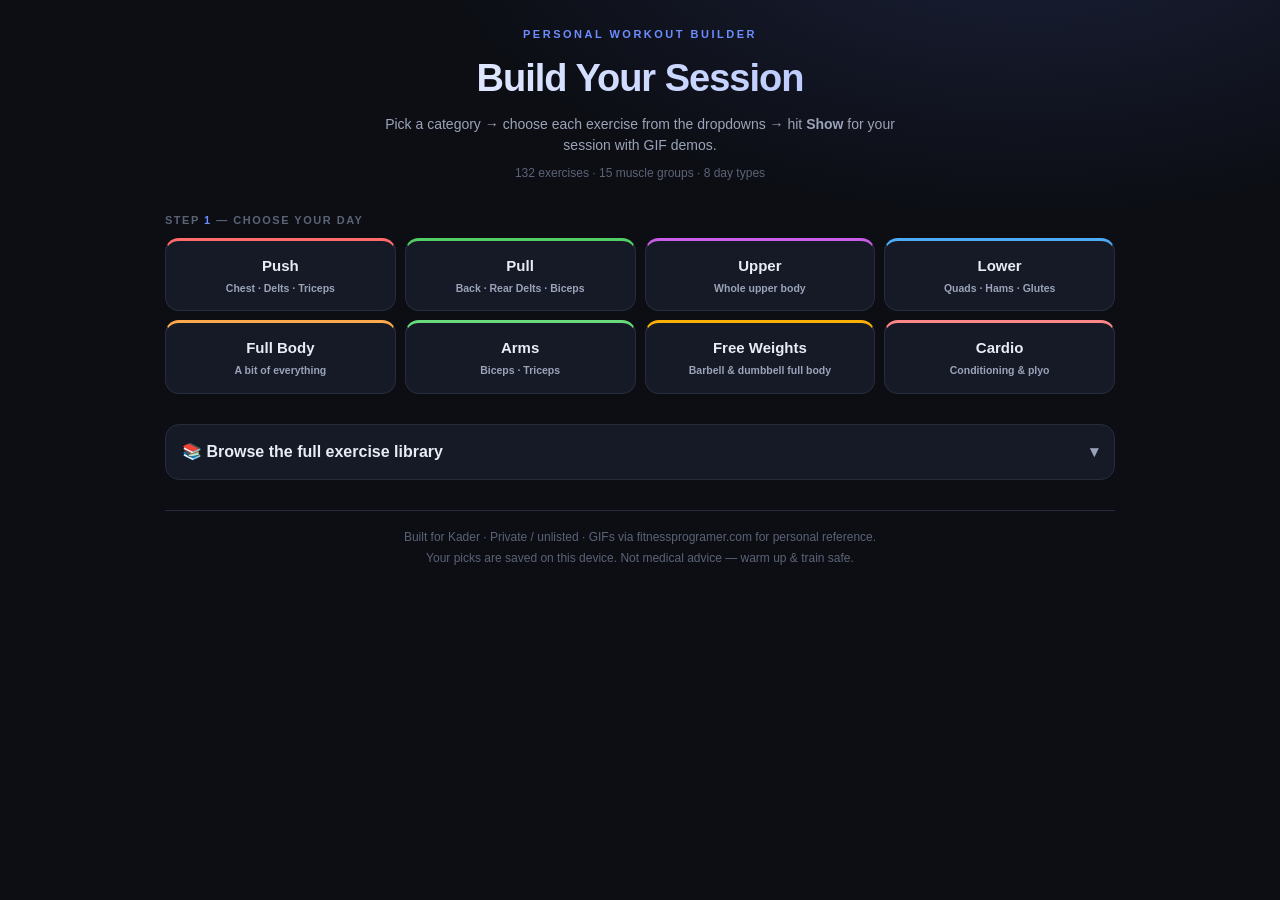
<file: strength-x9f3a7c2e/index.html>
<!DOCTYPE html>
<html lang="en">
<head>
<meta charset="UTF-8">
<meta name="viewport" content="width=device-width, initial-scale=1.0, viewport-fit=cover">
<meta name="theme-color" content="#0c0e14">
<meta name="robots" content="noindex, nofollow">
<meta name="apple-mobile-web-app-capable" content="yes">
<title>Kader · Workout Builder</title>
<style>
  :root{
    --bg:#0c0e14;--bg2:#11141d;--card:#161a26;--card2:#1c2130;--line:#262c3d;
    --txt:#e8ecf4;--mut:#9aa3b8;--mut2:#5b6376;--accent:#6c8cff;--good:#37d399;--navh:62px;
  }
  *{box-sizing:border-box;margin:0;padding:0;-webkit-tap-highlight-color:transparent}
  html{scroll-behavior:smooth;scroll-padding-top:12px}
  body{font-family:-apple-system,BlinkMacSystemFont,"Segoe UI",Roboto,Helvetica,Arial,sans-serif;
    background:radial-gradient(1100px 560px at 80% -10%,#1a2038 0%,var(--bg) 55%) fixed;
    color:var(--txt);line-height:1.5;-webkit-font-smoothing:antialiased;
    padding-bottom:calc(var(--navh) + env(safe-area-inset-bottom) + 14px)}
  .wrap{max-width:980px;margin:0 auto;padding:0 15px}
  a{color:var(--accent);text-decoration:none}
  header{padding:26px 0 6px;text-align:center}
  .kicker{font-size:11px;letter-spacing:2.5px;text-transform:uppercase;color:var(--accent);font-weight:700}
  h1{font-size:clamp(24px,6vw,38px);font-weight:800;letter-spacing:-1px;margin:7px 0;
    background:linear-gradient(90deg,#fff,#9db4ff);-webkit-background-clip:text;background-clip:text;color:transparent}
  .sub{color:var(--mut);font-size:14px;max-width:540px;margin:0 auto}
  .count{font-size:12px;color:var(--mut2);margin-top:8px}
  .step{font-size:11px;letter-spacing:1.5px;text-transform:uppercase;color:var(--mut2);font-weight:800;margin:24px 0 10px}
  .step b{color:var(--accent)}
  .days{display:grid;grid-template-columns:repeat(4,1fr);gap:9px}
  @media(max-width:640px){.days{grid-template-columns:repeat(2,1fr)}}
  .dayb{background:var(--card);border:1px solid var(--line);border-radius:14px;padding:14px 8px;text-align:center;
    cursor:pointer;font-weight:800;font-size:15px;transition:.15s;border-top:3px solid var(--c)}
  .dayb .s{display:block;font-size:10.5px;color:var(--mut);font-weight:600;margin-top:3px}
  .dayb:active{transform:scale(.96)}
  .dayb.on{background:color-mix(in srgb,var(--c) 18%,var(--card));border-color:var(--c);box-shadow:0 8px 24px -12px var(--c)}
  #builder{display:none}
  .slot{background:var(--card);border:1px solid var(--line);border-radius:14px;padding:12px 13px;margin-bottom:9px;display:flex;align-items:center;gap:12px}
  .slot .num{flex-shrink:0;width:26px;height:26px;border-radius:8px;background:var(--card2);border:1px solid var(--line);display:grid;place-items:center;font-weight:800;font-size:12px;color:var(--accent)}
  .slot .body{flex:1;min-width:0}
  .slot .t{font-size:11px;letter-spacing:.5px;text-transform:uppercase;color:var(--mut);font-weight:700;margin-bottom:5px}
  .slot select{width:100%;background:var(--bg2);color:var(--txt);border:1px solid var(--line);border-radius:9px;
    padding:10px 30px 10px 11px;font-size:14px;font-weight:600;font-family:inherit;cursor:pointer;appearance:none;-webkit-appearance:none;
    background-image:url("data:image/svg+xml;utf8,<svg xmlns='http://www.w3.org/2000/svg' width='12' height='12' viewBox='0 0 12 12'><path d='M2 4l4 4 4-4' stroke='%239aa3b8' stroke-width='1.6' fill='none' stroke-linecap='round'/></svg>");
    background-repeat:no-repeat;background-position:right 11px center}
  .slot select:focus{outline:none;border-color:var(--accent)}
  .slot .eqdot{flex-shrink:0;width:10px;height:10px;border-radius:50%}
  .actions{display:flex;gap:9px;margin:16px 0 4px}
  .btn{flex:1;border:none;border-radius:12px;padding:14px;font-weight:800;font-size:15px;cursor:pointer;display:flex;align-items:center;justify-content:center;gap:7px;min-height:50px}
  .btn:active{transform:scale(.98)}
  .btn.save{background:var(--card);color:var(--txt);border:1px solid var(--line)}
  .btn.show{background:var(--accent);color:#0b1020}
  #session{display:none;margin-top:8px;scroll-margin-top:12px}
  .sescard{background:var(--bg2);border:1px solid var(--line);border-radius:16px;padding:14px 14px 6px}
  .seshead{display:flex;align-items:center;gap:10px;margin-bottom:6px}
  .seshead h2{font-size:20px;font-weight:800}
  .seshead .cnt{margin-left:auto;font-size:12px;color:var(--mut)}
  .ex{display:flex;gap:14px;padding:14px 0;border-top:1px solid var(--line)}
  .ex .gif{flex-shrink:0;width:120px;height:120px;border-radius:12px;border:1px solid var(--line);background:#fff;object-fit:cover}
  @media(max-width:520px){.ex .gif{width:96px;height:96px}}
  .ex .info{flex:1;min-width:0}
  .ex .slotname{font-size:11px;letter-spacing:.5px;text-transform:uppercase;color:var(--mut2);font-weight:700}
  .ex .nm{font-size:16px;font-weight:800;margin:2px 0 6px}
  .ex .row{display:flex;gap:6px;flex-wrap:wrap;margin-bottom:6px}
  .tag{font-size:11px;font-weight:700;padding:3px 9px;border-radius:7px;color:#0b1020}
  .tag.reps{background:var(--card2);color:var(--txt);border:1px solid var(--line)}
  .ex .tip{font-size:12.5px;color:var(--mut)}
  .printbtn{margin:10px 0 2px;width:100%;background:var(--card);border:1px solid var(--line);color:var(--txt);border-radius:11px;padding:12px;font-weight:700;cursor:pointer}
  details.lib{margin-top:30px;background:var(--card);border:1px solid var(--line);border-radius:14px}
  details.lib>summary{cursor:pointer;padding:15px 16px;font-weight:800;font-size:16px;list-style:none;display:flex;justify-content:space-between;align-items:center}
  details.lib>summary::-webkit-details-marker{display:none}
  details.lib>summary::after{content:"▾";color:var(--mut)}
  details.lib[open]>summary::after{content:"▴"}
  .filters{display:flex;gap:6px;flex-wrap:wrap;padding:0 14px 10px}
  .fchip{font-size:12px;font-weight:700;padding:6px 11px;border-radius:99px;border:1px solid var(--line);background:var(--bg2);color:var(--mut);cursor:pointer}
  .fchip.on{color:#0b1020}
  .libsec{padding:4px 14px 10px}
  .libsec h3{font-size:13px;color:var(--accent);margin:12px 0 8px;font-weight:800;display:flex;gap:8px;align-items:center}
  .libsec h3 span{font-size:11px;color:var(--mut2);font-weight:600}
  .libgrid{display:grid;grid-template-columns:repeat(auto-fill,minmax(108px,1fr));gap:8px}
  .libitem{background:var(--bg2);border:1px solid var(--line);border-radius:10px;padding:6px;text-align:center}
  .libitem img{width:100%;aspect-ratio:1;border-radius:7px;background:#fff;object-fit:cover}
  .libitem .ln{font-size:11px;font-weight:700;margin-top:5px;line-height:1.25}
  .libitem .le{font-size:9px;font-weight:800;color:#0b1020;padding:1px 6px;border-radius:5px;display:inline-block;margin-top:4px}
  footer{text-align:center;color:var(--mut2);font-size:12px;margin-top:30px;line-height:1.8;border-top:1px solid var(--line);padding-top:16px}
  .toast{position:fixed;left:50%;bottom:calc(var(--navh) + 16px);transform:translateX(-50%) translateY(20px);background:var(--good);color:#0b1020;font-weight:800;padding:11px 20px;border-radius:99px;font-size:14px;opacity:0;pointer-events:none;transition:.25s;z-index:80}
  .toast.show{opacity:1;transform:translateX(-50%) translateY(0)}
  .bottomnav{position:fixed;left:0;right:0;bottom:0;z-index:60;background:rgba(12,14,20,.93);backdrop-filter:blur(12px);border-top:1px solid var(--line);padding:9px 12px calc(9px + env(safe-area-inset-bottom));display:none;gap:9px}
  .bottomnav.on{display:flex}
  .bottomnav .btn{min-height:44px;padding:11px;font-size:14px;border-radius:11px}
  @media print{body{padding:0;background:#fff;color:#000}header,.step,#daysel,#builder,.bottomnav,.lib,.printbtn,.toast,footer{display:none!important}#session{display:block!important}.sescard{border:none}.ex{break-inside:avoid}.ex .gif{border:1px solid #ccc}.ex .nm,.seshead h2{color:#000}}
</style>
</head>
<body>
<div class="wrap">
  <header>
    <div class="kicker">Personal Workout Builder</div>
    <h1>Build Your Session</h1>
    <p class="sub">Pick a category → choose each exercise from the dropdowns → hit <b>Show</b> for your session with GIF demos.</p>
    <div class="count" id="count"></div>
  </header>

  <div id="daysel">
    <div class="step">Step <b>1</b> — choose your day</div>
    <div class="days" id="days"></div>
  </div>

  <div id="builder">
    <div class="step">Step <b>2</b> — pick your exercises</div>
    <div id="slots"></div>
    <div class="actions">
      <button class="btn save" onclick="saveDay()">💾 Save</button>
      <button class="btn show" onclick="showSession()">👁 Show session</button>
    </div>
  </div>

  <div id="session">
    <div class="step">Your session</div>
    <div class="sescard">
      <div class="seshead"><h2 id="sesTitle"></h2><span class="cnt" id="sesCnt"></span></div>
      <div id="sesEx"></div>
      <button class="printbtn" onclick="window.print()">🖨 Print / Save this session as PDF</button>
    </div>
  </div>

  <details class="lib" id="lib">
    <summary>📚 Browse the full exercise library</summary>
    <div class="filters" id="filters"></div>
    <div id="libbody"></div>
  </details>

  <footer>
    Built for Kader · Private / unlisted · GIFs via fitnessprogramer.com for personal reference.<br>
    Your picks are saved on this device. Not medical advice — warm up &amp; train safe.
  </footer>
</div>

<nav class="bottomnav" id="bnav">
  <button class="btn save" onclick="saveDay()">💾 Save</button>
  <button class="btn show" onclick="showSession()">👁 Show session</button>
</nav>
<div class="toast" id="toast"></div>

<script>
const G="gifs/";
const EQ={dumbbell:{l:"DB",c:"#4dabf7"},kettlebell:{l:"KB",c:"#ffd43b"},rope:{l:"Rope",c:"#ffa94d"},
  cable:{l:"Cable",c:"#cc5de8"},machine:{l:"Machine",c:"#51cf66"},barbell:{l:"Barbell",c:"#9aa3b8"},bodyweight:{l:"Body",c:"#37d399"}};
const EQORDER=["dumbbell","kettlebell","barbell","rope","cable","machine","bodyweight"];
const EQLABEL={dumbbell:"Dumbbell",kettlebell:"Kettlebell",barbell:"Barbell",rope:"Cable / Rope",cable:"Cable",machine:"Machine",bodyweight:"Bodyweight"};
function x(id,name,eq){return {id,name,eq}}

const SEC={
 chest:{name:"Chest",reps:"3–4 × 8–12",tip:"Full stretch at the bottom, squeeze the chest at the top.",list:[
   x("incline_db_press","Incline Dumbbell Press","dumbbell"),x("flat_db_press","Flat Dumbbell Press","dumbbell"),
   x("decline_db_press","Decline Dumbbell Press","dumbbell"),x("incline_db_fly","Incline Dumbbell Fly","dumbbell"),
   x("db_pullover","Dumbbell Pullover","dumbbell"),x("cable_fly_high","Cable Crossover (High→Low)","cable"),
   x("cable_fly_low","Low Cable Fly (Low→High)","cable"),x("machine_chest_press","Machine Chest Press","machine"),
   x("machine_incline_press","Incline Machine Press","machine"),x("pec_deck","Pec Deck Fly","machine"),
   x("barbell_incline_press","Barbell Incline Press","barbell"),x("chest_dip","Chest Dip","bodyweight")]},
 press:{name:"Shoulders – Press",reps:"3–4 × 8–12",tip:"Press up and slightly in; stop just short of lockout.",list:[
   x("db_shoulder_press","Dumbbell Shoulder Press","dumbbell"),x("arnold_press","Arnold Press","dumbbell"),
   x("single_arm_db_press","Single-Arm Dumbbell Press","dumbbell"),x("db_front_raise","Dumbbell Front Raise","dumbbell"),
   x("machine_shoulder_press","Machine Shoulder Press","machine"),x("barbell_overhead_press","Barbell Overhead Press","barbell"),
   x("landmine_press","Kneeling Landmine Press","barbell")]},
 side:{name:"Side Delts",reps:"3 × 12–20",tip:"Lead with the elbows, slow lower, no swinging.",list:[
   x("db_lateral_raise","Dumbbell Lateral Raise","dumbbell"),x("seated_db_lateral","Seated Dumbbell Lateral Raise","dumbbell"),
   x("cable_lateral_raise","Cable Lateral Raise","cable"),x("leaning_cable_lateral","Leaning Cable Lateral Raise","cable"),
   x("machine_lateral_raise","Machine Lateral Raise","machine")]},
 rear:{name:"Rear Delts",reps:"3 × 15–20",tip:"Light weight, pull wide & back, squeeze the rear delts.",list:[
   x("db_rear_fly","Bent-Over Dumbbell Rear Fly","dumbbell"),x("db_rear_delt_row","Dumbbell Rear Delt Row","dumbbell"),
   x("incline_rear_fly","Incline Bench Rear Fly","dumbbell"),x("cable_rear_fly","Cable Rear Delt Fly","cable"),
   x("face_pull","Rope Face Pull","rope"),x("reverse_pec_deck","Reverse Pec Deck","machine")]},
 triceps:{name:"Triceps",reps:"3 × 10–15",tip:"Keep the elbows locked in place, full extension, squeeze.",list:[
   x("rope_pushdown","Rope Pushdown","rope"),x("overhead_rope_ext","Rope Overhead Extension","rope"),
   x("v_bar_pushdown","V-Bar Pushdown","cable"),x("straight_bar_pushdown","Straight-Bar Pushdown","cable"),
   x("single_arm_pushdown","Single-Arm Pushdown","cable"),x("db_overhead_ext","Dumbbell Overhead Extension","dumbbell"),
   x("db_kickback","Dumbbell Kickback","dumbbell"),x("skull_crusher","Skull Crusher","barbell"),
   x("close_grip_bench","Close-Grip Bench Press","barbell"),x("machine_triceps_ext","Machine Triceps Extension","machine"),
   x("bench_dip","Bench Dips","bodyweight")]},
 biceps:{name:"Biceps",reps:"3 × 10–15",tip:"No swinging — elbows pinned, full stretch each rep.",list:[
   x("db_curl","Dumbbell Curl","dumbbell"),x("hammer_curl","Dumbbell Hammer Curl","dumbbell"),
   x("incline_db_curl","Incline Dumbbell Curl","dumbbell"),x("concentration_curl","Concentration Curl","dumbbell"),
   x("rope_hammer_curl","Rope Hammer Curl","rope"),x("cable_curl","Cable Curl","cable"),
   x("preacher_curl","Preacher Curl","machine"),x("barbell_curl","Barbell Curl","barbell"),
   x("ez_bar_curl","EZ-Bar Curl","barbell"),x("reverse_curl","Reverse Curl","barbell")]},
 lats:{name:"Back – Vertical (Lats)",reps:"3–4 × 8–12",tip:"Drive the elbows down to your ribs, feel the lats.",list:[
   x("lat_pulldown","Lat Pulldown","cable"),x("wide_pulldown","Wide-Grip Pulldown","cable"),
   x("close_grip_pulldown","Close-Grip Pulldown","cable"),x("neutral_pulldown","Neutral-Grip Pulldown","cable"),
   x("single_arm_pulldown","Single-Arm Pulldown","cable"),x("straight_arm_pulldown","Rope Straight-Arm Pulldown","rope"),
   x("assisted_pullup","Assisted Pull-Up","machine"),x("pull_up","Pull-Up","bodyweight"),x("chin_up","Chin-Up","bodyweight")]},
 rows:{name:"Back – Row",reps:"3–4 × 8–12",tip:"Pull to the waist, squeeze the shoulder blades, control back.",list:[
   x("one_arm_db_row","One-Arm Dumbbell Row","dumbbell"),x("db_bent_row","Bent-Over Dumbbell Row","dumbbell"),
   x("chest_supported_row","Chest-Supported Dumbbell Row","dumbbell"),x("seated_cable_row","Seated Cable Row","cable"),
   x("rope_cable_row","Wide-Grip Cable Row","cable"),x("single_arm_cable_row","Single-Arm Cable Row","cable"),
   x("machine_row","Machine Row","machine"),x("barbell_row","Bent-Over Barbell Row","barbell"),
   x("t_bar_row","T-Bar Row","barbell"),x("inverted_row","Inverted Row","bodyweight")]},
 traps:{name:"Upper Back / Traps",reps:"3 × 12–20",tip:"Pull high and squeeze; keep it light and controlled.",list:[
   x("db_shrug","Dumbbell Shrug","dumbbell"),x("db_upright_row","Dumbbell Upright Row","dumbbell"),
   x("rope_upright_row","Cable Upright Row","cable"),x("cable_shrug","Cable Shrug","cable"),
   x("cable_high_row","Rope High Row","rope"),x("face_pull","Rope Face Pull","rope"),x("barbell_shrug","Barbell Shrug","barbell")]},
 quads:{name:"Quads / Legs",reps:"3–4 × 8–12",tip:"Knees track over the toes, controlled depth, drive up.",list:[
   x("goblet_squat","Goblet Squat","dumbbell"),x("db_squat","Dumbbell Squat","dumbbell"),
   x("bulgarian_split_squat","Bulgarian Split Squat","dumbbell"),x("db_lunge","Dumbbell Lunge","dumbbell"),
   x("reverse_lunge","Dumbbell Reverse Lunge","dumbbell"),x("db_step_up","Dumbbell Step-Up","dumbbell"),
   x("leg_press","Leg Press","machine"),x("hack_squat","Hack Squat","machine"),x("leg_extension","Leg Extension","machine"),
   x("smith_squat","Smith Machine Squat","machine"),x("barbell_squat","Barbell Back Squat","barbell"),x("front_squat","Front Squat","barbell")]},
 hams:{name:"Hamstrings",reps:"3–4 × 8–12",tip:"Push the hips back, soft knees, feel the hamstring stretch.",list:[
   x("db_rdl","Dumbbell Romanian Deadlift","dumbbell"),x("single_leg_rdl","Single-Leg RDL","dumbbell"),
   x("seated_leg_curl","Seated Leg Curl","machine"),x("lying_leg_curl","Lying Leg Curl","machine"),
   x("barbell_rdl","Barbell RDL","barbell"),x("stiff_leg_deadlift","Stiff-Leg Deadlift","barbell"),
   x("good_morning","Good Morning","barbell"),x("nordic_curl","Nordic Curl","bodyweight")]},
 glutes:{name:"Glutes",reps:"3 × 10–15",tip:"Drive through the heels, full hip extension, squeeze the glutes.",list:[
   x("cable_kickback","Cable Glute Kickback","cable"),x("cable_pull_through","Cable Pull Through","cable"),
   x("bulgarian_split_squat","Bulgarian Split Squat","dumbbell"),x("hip_abduction","Hip Abduction Machine","machine"),
   x("glute_bridge","Glute Bridge","bodyweight"),x("frog_pump","Frog Pump","bodyweight"),
   x("barbell_hip_thrust","Barbell Hip Thrust","barbell"),x("single_leg_hip_thrust","Single-Leg Hip Thrust","barbell")]},
 calves:{name:"Calves",reps:"4 × 12–20",tip:"Full stretch at the bottom, big squeeze up top, no bouncing.",list:[
   x("db_calf_raise","Dumbbell Calf Raise","dumbbell"),x("standing_calf_raise","Standing Calf Raise","machine"),
   x("seated_calf_raise","Seated Calf Raise","machine"),x("leg_press_calf","Leg Press Calf Raise","machine"),
   x("donkey_calf","Donkey Calf Raise","machine")]},
 core:{name:"Core / Abs",reps:"3 × 12–20",tip:"Slow and controlled, exhale as you crunch, don't rush.",list:[
   x("rope_crunch","Cable Rope Crunch","rope"),x("woodchopper","Cable Woodchopper","cable"),
   x("pallof_press","Cable Pallof Press","cable"),x("db_side_bend","Dumbbell Side Bend","dumbbell"),
   x("hanging_leg_raise","Hanging Leg Raise","bodyweight"),x("lying_leg_raise","Lying Leg Raise","bodyweight"),
   x("plank","Plank","bodyweight"),x("russian_twist","Russian Twist","bodyweight"),
   x("bicycle_crunch","Bicycle Crunch","bodyweight"),x("ab_wheel","Ab Wheel Rollout","bodyweight"),
   x("dead_bug","Dead Bug","bodyweight"),x("bird_dog","Bird Dog","bodyweight")]},
 cardio:{name:"Cardio / Conditioning",reps:"30–45 sec × 3–4 rounds",tip:"Keep moving with good form and steady breathing. Scale the pace to your level.",list:[
   x("jumping_jack","Jumping Jack","bodyweight"),x("high_knees","High Knees","bodyweight"),
   x("butt_kick","Butt Kicks","bodyweight"),x("mountain_climber","Mountain Climber","bodyweight"),
   x("burpee","Burpee","bodyweight"),x("jump_squat","Jump Squat","bodyweight"),
   x("skater_jump","Skater Jumps","bodyweight"),x("box_jump","Box Jump","bodyweight"),
   x("bear_crawl","Bear Crawl","bodyweight"),x("jump_rope","Jump Rope","bodyweight"),
   x("kettlebell_swing","Kettlebell Swing","kettlebell"),x("battle_rope","Battle Rope","machine")]}
};
const FLAT={};for(const k in SEC)SEC[k].list.forEach(e=>{if(!FLAT[e.id])FLAT[e.id]={...e,sec:k}});

const s=(t,sec,def)=>({t,sec,def});
const DAYS={
 push:{name:"Push",sub:"Chest · Delts · Triceps",c:"#ff6b6b",slots:[
   s("Chest · Incline","chest","incline_db_press"),s("Chest · Press","chest","machine_chest_press"),
   s("Shoulders · Press","press","db_shoulder_press"),s("Side Delts","side","cable_lateral_raise"),
   s("Chest · Fly","chest","cable_fly_high"),s("Triceps · Pushdown","triceps","rope_pushdown"),
   s("Triceps · Extension","triceps","overhead_rope_ext"),s("Core","core","rope_crunch")]},
 pull:{name:"Pull",sub:"Back · Rear Delts · Biceps",c:"#51cf66",slots:[
   s("Back · Pulldown","lats","lat_pulldown"),s("Back · Row","rows","one_arm_db_row"),
   s("Back · Wide Pulldown","lats","wide_pulldown"),s("Upper Back · Traps","traps","cable_high_row"),
   s("Rear Delts","rear","face_pull"),s("Biceps · Dumbbell","biceps","db_curl"),
   s("Biceps · Cable/Rope","biceps","rope_hammer_curl"),s("Core","core","hanging_leg_raise")]},
 upper:{name:"Upper",sub:"Whole upper body",c:"#cc5de8",slots:[
   s("Chest","chest","incline_db_press"),s("Back · Row","rows","seated_cable_row"),
   s("Back · Pulldown","lats","lat_pulldown"),s("Shoulders · Press","press","db_shoulder_press"),
   s("Side Delts","side","db_lateral_raise"),s("Triceps","triceps","rope_pushdown"),
   s("Biceps","biceps","db_curl"),s("Core","core","plank")]},
 lower:{name:"Lower",sub:"Quads · Hams · Glutes",c:"#4dabf7",slots:[
   s("Quads · Squat","quads","goblet_squat"),s("Quads · Machine","quads","leg_press"),
   s("Hamstrings · Hinge","hams","db_rdl"),s("Hamstrings · Curl","hams","seated_leg_curl"),
   s("Glutes","glutes","barbell_hip_thrust"),s("Quads · Extension","quads","leg_extension"),
   s("Calves","calves","standing_calf_raise"),s("Core","core","woodchopper")]},
 full:{name:"Full Body",sub:"A bit of everything",c:"#ffa94d",slots:[
   s("Legs · Squat","quads","goblet_squat"),s("Chest","chest","incline_db_press"),
   s("Back · Row","rows","one_arm_db_row"),s("Shoulders","press","db_shoulder_press"),
   s("Hamstrings","hams","db_rdl"),s("Biceps","biceps","hammer_curl"),
   s("Triceps","triceps","v_bar_pushdown"),s("Core","core","hanging_leg_raise")]},
 arms:{name:"Arms",sub:"Biceps · Triceps",c:"#69db7c",slots:[
   s("Biceps · Curl","biceps","db_curl"),s("Triceps · Pushdown","triceps","rope_pushdown"),
   s("Biceps · Incline","biceps","incline_db_curl"),s("Triceps · Overhead","triceps","overhead_rope_ext"),
   s("Biceps · Hammer","biceps","rope_hammer_curl"),s("Triceps · Extension","triceps","db_overhead_ext"),
   s("Biceps · Preacher","biceps","preacher_curl"),s("Triceps · Dips","triceps","bench_dip")]},
 freeweights:{name:"Free Weights",sub:"Barbell & dumbbell full body",c:"#fab005",slots:[
   s("Squat","quads","barbell_squat"),s("Press","chest","flat_db_press"),
   s("Hinge / Deadlift","hams","barbell_rdl"),s("Overhead Press","press","barbell_overhead_press"),
   s("Row","rows","barbell_row"),s("Lunge","quads","db_lunge"),
   s("Curl","biceps","barbell_curl"),s("Core","core","ab_wheel")]},
 cardio:{name:"Cardio",sub:"Conditioning & plyo",c:"#ff8787",slots:[
   s("Warm-up","cardio","jumping_jack"),s("Conditioning","cardio","mountain_climber"),
   s("Conditioning","cardio","burpee"),s("Power","cardio","jump_squat"),
   s("Power","cardio","kettlebell_swing"),s("Conditioning","cardio","high_knees"),
   s("Core","core","dead_bug"),s("Finisher","cardio","jump_rope")]}
};

const STORE="kdr_builder_v3";
let saved=JSON.parse(localStorage.getItem(STORE)||"{}");
let curDay=null;

const total=Object.values(SEC).reduce((a,s)=>a+s.list.length,0);
const uniq=Object.keys(FLAT).length;
document.getElementById('count').textContent=uniq+" exercises · "+Object.keys(SEC).length+" muscle groups · "+Object.keys(DAYS).length+" day types";

document.getElementById('days').innerHTML=Object.entries(DAYS).map(([k,d])=>
  `<div class="dayb" data-k="${k}" style="--c:${d.c}" onclick="pickDay('${k}')">${d.name}<span class="s">${d.sub}</span></div>`).join('');

function optgroups(sec,sel){
  const byeq={};SEC[sec].list.forEach(e=>{(byeq[e.eq]=byeq[e.eq]||[]).push(e)});
  return EQORDER.filter(eq=>byeq[eq]).map(eq=>
    `<optgroup label="${EQLABEL[eq]}">`+byeq[eq].map(e=>`<option value="${e.id}" ${e.id===sel?'selected':''}>${e.name}</option>`).join('')+`</optgroup>`).join('');
}
function pickDay(k){
  curDay=k;const d=DAYS[k];
  document.querySelectorAll('.dayb').forEach(b=>b.classList.toggle('on',b.dataset.k===k));
  const mem=saved[k]||{};
  document.getElementById('slots').innerHTML=d.slots.map((sl,i)=>{
    const val=mem[i]||sl.def;const eq=FLAT[val]?FLAT[val].eq:'dumbbell';
    return `<div class="slot"><div class="num">${i+1}</div>
      <div class="body"><div class="t">${sl.t}</div>
        <select data-i="${i}" onchange="onPick(this)">${optgroups(sl.sec,val)}</select></div>
      <span class="eqdot" id="dot${i}" style="background:${EQ[eq].c}"></span></div>`;
  }).join('');
  document.getElementById('builder').style.display='block';
  document.getElementById('bnav').classList.add('on');
  document.getElementById('session').style.display='none';
  document.getElementById('builder').scrollIntoView({behavior:'smooth',block:'start'});
}
function onPick(el){document.getElementById('dot'+el.dataset.i).style.background=EQ[FLAT[el.value].eq].c;}
function curSelections(){const o={};document.querySelectorAll('#slots select').forEach(s=>o[s.dataset.i]=s.value);return o;}
function saveDay(){if(!curDay)return;saved[curDay]=curSelections();localStorage.setItem(STORE,JSON.stringify(saved));toast("Saved ✓");}
function showSession(){
  if(!curDay)return;saveDay();
  const d=DAYS[curDay],sel=curSelections();
  document.getElementById('sesTitle').textContent=d.name+" Day";
  document.getElementById('sesCnt').textContent=d.slots.length+" exercises";
  document.getElementById('sesEx').innerHTML=d.slots.map((sl,i)=>{
    const id=sel[i]||sl.def,e=FLAT[id],sc=SEC[sl.sec];
    return `<div class="ex"><img class="gif" src="${G}${id}.gif" alt="${e.name}" loading="lazy">
      <div class="info"><div class="slotname">${i+1} · ${sl.t}</div><div class="nm">${e.name}</div>
        <div class="row"><span class="tag" style="background:${EQ[e.eq].c}">${EQ[e.eq].l}</span><span class="tag reps">${sc.reps}</span></div>
        <div class="tip">${sc.tip}</div></div></div>`;
  }).join('');
  document.getElementById('session').style.display='block';
  document.getElementById('session').scrollIntoView({behavior:'smooth',block:'start'});
}
let tT;function toast(m){const t=document.getElementById('toast');t.textContent=m;t.classList.add('show');clearTimeout(tT);tT=setTimeout(()=>t.classList.remove('show'),1400);}

let libFilter="all";
function renderLib(){
  document.getElementById('libbody').innerHTML=Object.entries(SEC).map(([k,sc])=>{
    const items=sc.list.filter(e=>libFilter==="all"||e.eq===libFilter);
    if(!items.length)return"";
    return `<div class="libsec"><h3>${sc.name} <span>${items.length}</span></h3><div class="libgrid">${items.map(e=>
      `<div class="libitem"><img src="${G}${e.id}.gif" alt="${e.name}" loading="lazy"><div class="ln">${e.name}</div><span class="le" style="background:${EQ[e.eq].c}">${EQ[e.eq].l}</span></div>`).join('')}</div></div>`;
  }).join('');
}
const eqs=["all",...EQORDER];
document.getElementById('filters').innerHTML=eqs.map(f=>{
  const lbl=f==="all"?"All":EQ[f].l;return `<span class="fchip ${f==='all'?'on':''}" data-f="${f}" style="${f==='all'?'background:var(--accent)':''}" onclick="setFilter('${f}',this)">${lbl}</span>`;
}).join('');
function setFilter(f,el){libFilter=f;document.querySelectorAll('.fchip').forEach(c=>{c.classList.remove('on');c.style.background='';});el.classList.add('on');el.style.background=f==='all'?'var(--accent)':EQ[f].c;renderLib();}
document.getElementById('lib').addEventListener('toggle',function(){if(this.open&&!document.getElementById('libbody').innerHTML)renderLib();});
</script>
</body>
</html>
</file>
